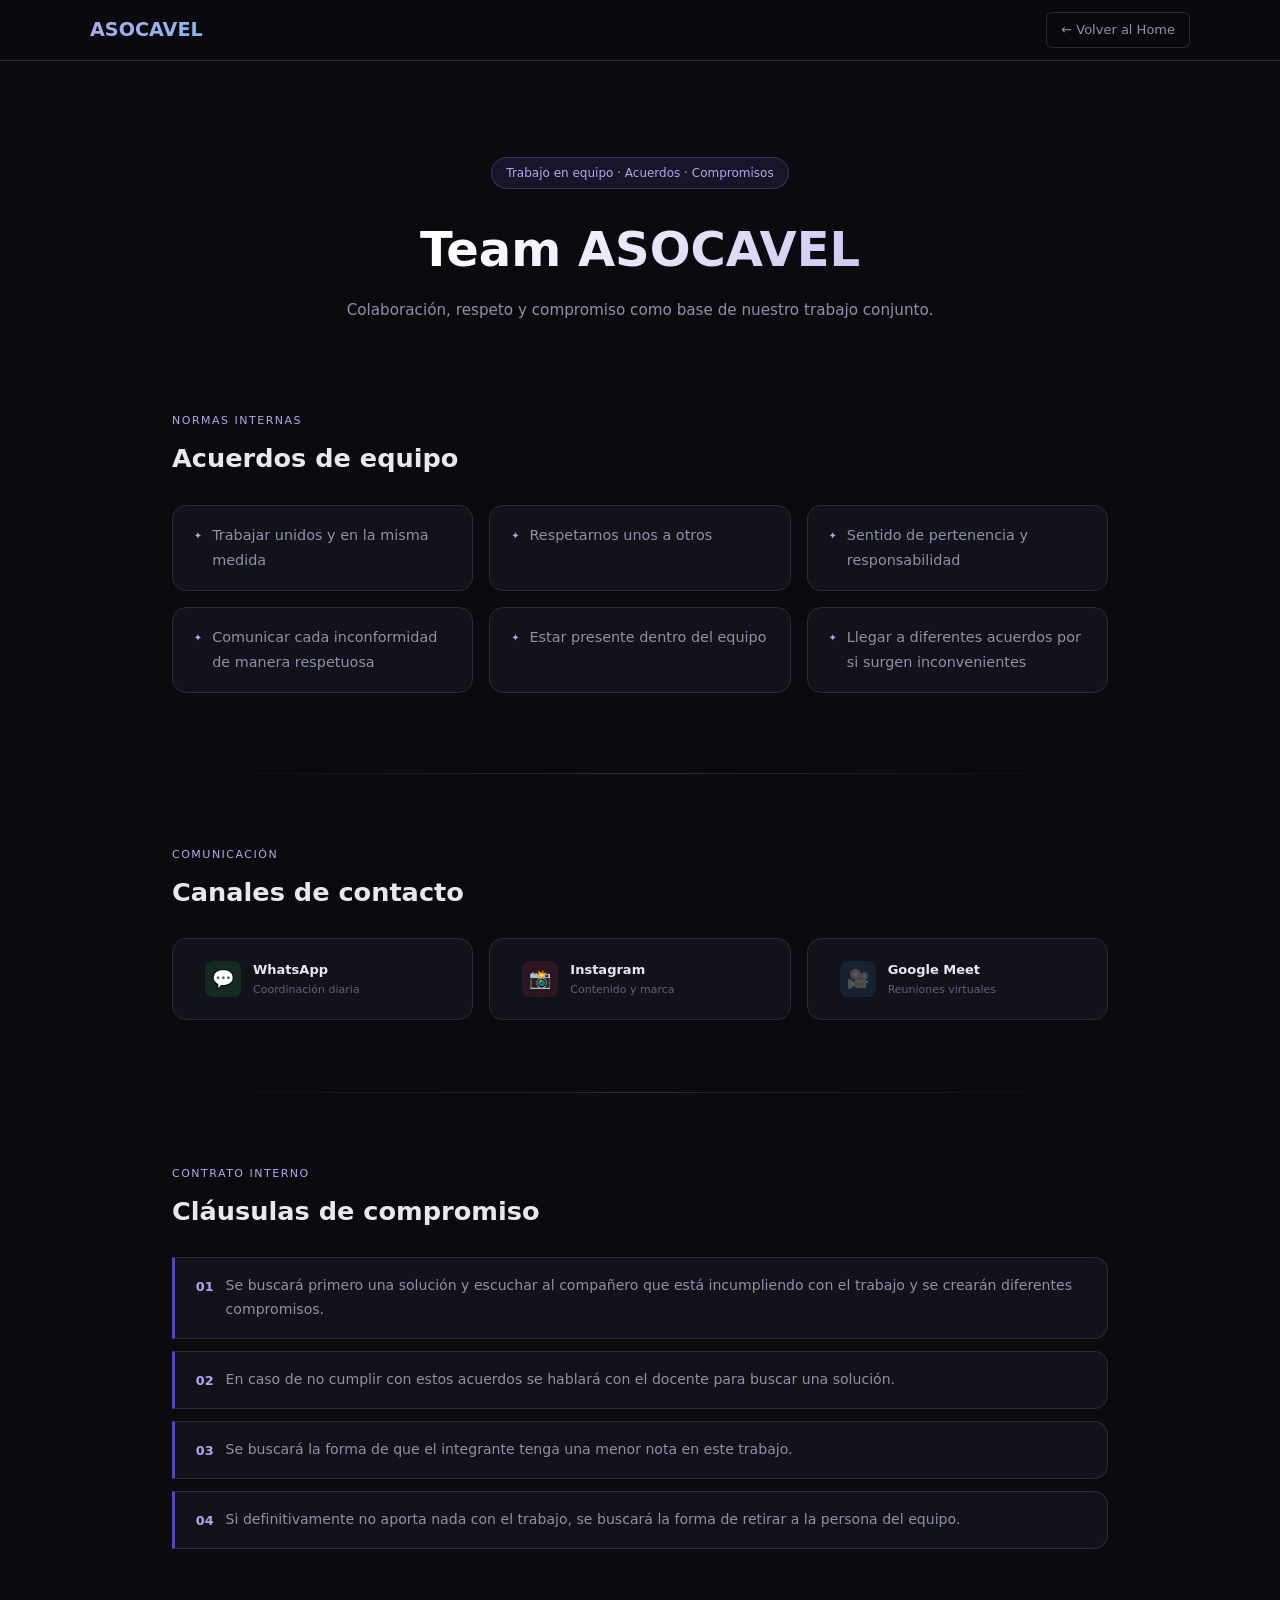
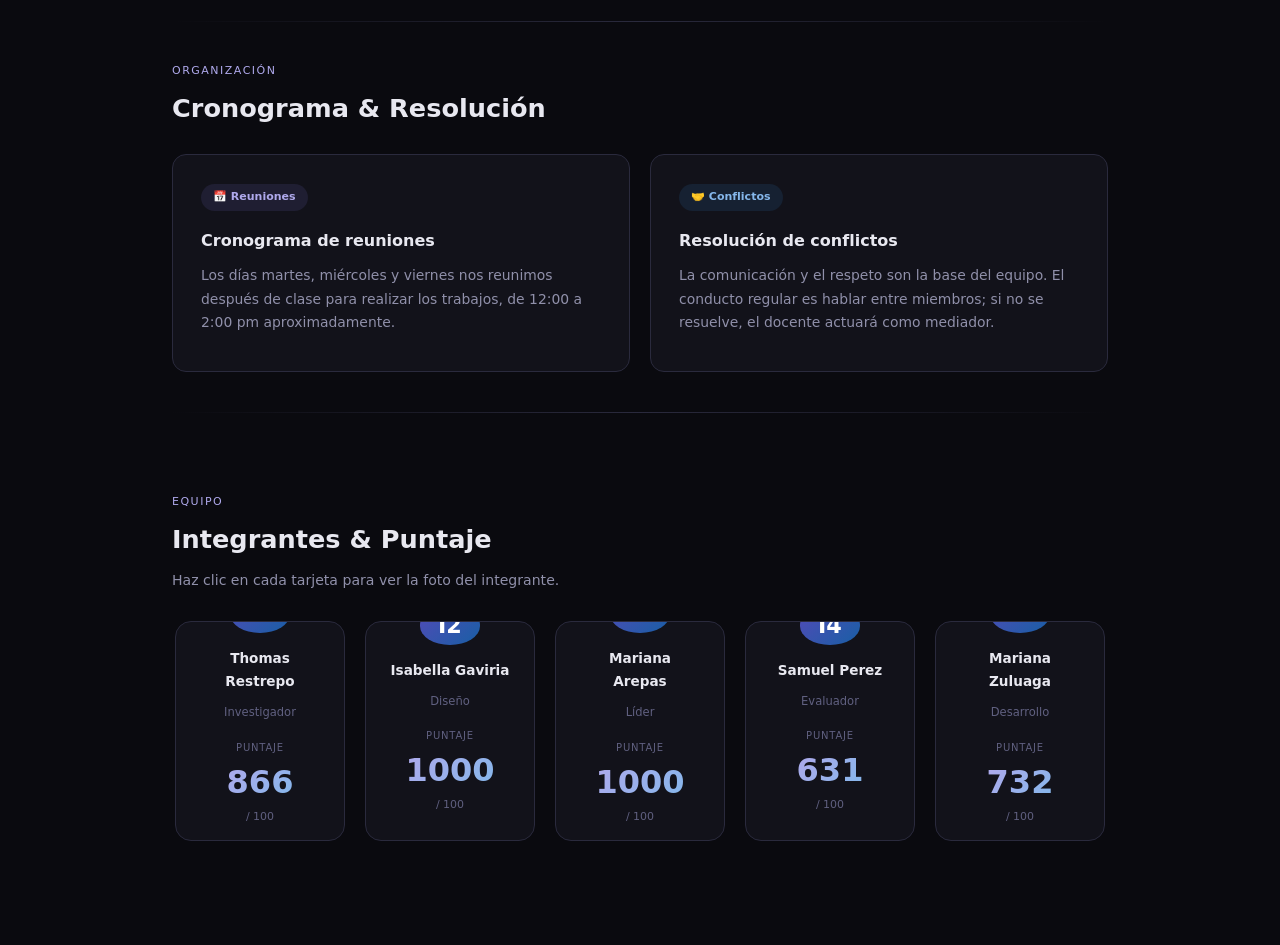
<file: Equipo.html>
<!DOCTYPE html>
<html lang="es">
<head>
  <meta charset="UTF-8">
  <meta name="viewport" content="width=device-width, initial-scale=1.0">
  <title>Team — ASOCAVEL</title>
  <link rel="stylesheet" href="./css/styleEquipo.css">
</head>

<body>

  <header>
    <div class="nav-inner">
      <span class="logo">ASOCAVEL</span>
      <a href="index.html" class="nav-back">← Volver al Home</a>
    </div>
  </header>

  <div class="main">

    <!-- HERO -->
    <div class="hero">
      <div class="hero-badge">Trabajo en equipo · Acuerdos · Compromisos</div>
      <h1>Team ASOCAVEL</h1>
      <p>Colaboración, respeto y compromiso como base de nuestro trabajo conjunto.</p>
    </div>

    <!-- ACUERDOS -->
    <section class="acuerdos-section">
      <div class="section-label">Normas internas</div>
      <h2 class="section-title">Acuerdos de equipo</h2>
      <ul class="acuerdo-list">
        <li class="acuerdo">Trabajar unidos y en la misma medida</li>
        <li class="acuerdo">Respetarnos unos a otros</li>
        <li class="acuerdo">Sentido de pertenencia y responsabilidad</li>
        <li class="acuerdo">Comunicar cada inconformidad de manera respetuosa</li>
        <li class="acuerdo">Estar presente dentro del equipo</li>
        <li class="acuerdo">Llegar a diferentes acuerdos por si surgen inconvenientes</li>
      </ul>
    </section>

    <div class="sep"></div>

    <!-- CANALES -->
    <section class="canales-section">
      <div class="section-label">Comunicación</div>
      <h2 class="section-title">Canales de contacto</h2>
      <div class="canales-grid">

        <!-- Cuando tengas los logos reales, cambia el emoji
             por: <img src="./img/wpp.png" alt="WhatsApp" style="width:24px"> -->
        <div class="canal-card">
          <div class="canal-icon ci-wpp">💬</div>
          <div>
            <div class="canal-label">WhatsApp</div>
            <div class="canal-sub">Coordinación diaria</div>
          </div>
        </div>

        <div class="canal-card">
          <div class="canal-icon ci-ig">📸</div>
          <div>
            <div class="canal-label">Instagram</div>
            <div class="canal-sub">Contenido y marca</div>
          </div>
        </div>

        <div class="canal-card">
          <div class="canal-icon ci-meet">🎥</div>
          <div>
            <div class="canal-label">Google Meet</div>
            <div class="canal-sub">Reuniones virtuales</div>
          </div>
        </div>

      </div>
    </section>

    <div class="sep"></div>

    <!-- CONTRATO -->
    <section class="contrato-section">
      <div class="section-label">Contrato interno</div>
      <h2 class="section-title">Cláusulas de compromiso</h2>
      <ul class="clausulas">
        <li class="clausula">
          <span class="clausula-num">01</span>
          Se buscará primero una solución y escuchar al compañero que está incumpliendo con el trabajo y se crearán diferentes compromisos.
        </li>
        <li class="clausula">
          <span class="clausula-num">02</span>
          En caso de no cumplir con estos acuerdos se hablará con el docente para buscar una solución.
        </li>
        <li class="clausula">
          <span class="clausula-num">03</span>
          Se buscará la forma de que el integrante tenga una menor nota en este trabajo.
        </li>
        <li class="clausula">
          <span class="clausula-num">04</span>
          Si definitivamente no aporta nada con el trabajo, se buscará la forma de retirar a la persona del equipo.
        </li>
      </ul>
    </section>

    <div class="sep"></div>

    <!-- REUNIONES + RESOLUCIÓN -->
    <section>
      <div class="section-label">Organización</div>
      <h2 class="section-title">Cronograma & Resolución</h2>
      <div class="info-grid">
        <div class="info-card">
          <span class="tag tag-purple">📅 Reuniones</span>
          <h3>Cronograma de reuniones</h3>
          <p>Los días martes, miércoles y viernes nos reunimos después de clase para realizar los trabajos, de 12:00 a 2:00 pm aproximadamente.</p>
        </div>
        <div class="info-card">
          <span class="tag tag-blue">🤝 Conflictos</span>
          <h3>Resolución de conflictos</h3>
          <p>La comunicación y el respeto son la base del equipo. El conducto regular es hablar entre miembros; si no se resuelve, el docente actuará como mediador.</p>
        </div>
      </div>
    </section>

    <div class="sep"></div>

    <!-- FLIP CARDS
         El id="flipGrid" es el punto de anclaje
         donde equipo.js inyecta las cards dinámicamente.
         No necesitas escribir nada aquí adentro. -->
    <section class="pointer-section">
      <div class="section-label">Equipo</div>
      <h2 class="section-title">Integrantes & Puntaje</h2>
      <p style="color: var(--text2); font-size: 0.88rem; margin-top: 0.3rem;">
        Haz clic en cada tarjeta para ver la foto del integrante.
      </p>
      <div class="flip-grid" id="flipGrid"></div>
    </section>

  </div>

  <script src="./js/equipo.js"></script>

</body>
</html>
</file>
<file: css/styleEquipo.css>
/* ============================================
   ASOCAVEL — team.css
   Estilos para la página de equipo.
   Misma paleta que styles.css (dark theme).
   ============================================ */

/* ── 1. RESET & VARIABLES ─────────────────── */
* { margin: 0; padding: 0; box-sizing: border-box; }

:root {
  --bg:      #0a0a0f;
  --bg2:     #12121a;
  --bg3:     #1a1a26;
  --purple:  #7f77dd;
  --purple2: #534ab7;
  --purple3: #afa9ec;
  --blue:    #378add;
  --blue2:   #185fa5;
  --blue3:   #85b7eb;
  --border:  #2a2a3d;
  --text:    #e8e8f0;
  --text2:   #9090aa;
  --text3:   #606080;
  --radius-sm: 6px;
  --radius-md: 10px;
  --radius-lg: 14px;
}

body {
  background: var(--bg);
  color: var(--text);
  font-family: 'Segoe UI', system-ui, -apple-system, sans-serif;
  font-size: 15px;
  line-height: 1.7;
}

/* ── 2. HEADER ────────────────────────────── */
header {
  background: rgba(10, 10, 15, 0.95);
  backdrop-filter: blur(12px);
  -webkit-backdrop-filter: blur(12px);
  position: sticky;
  top: 0;
  z-index: 100;
  border-bottom: 1px solid var(--border);
  padding: 0 2rem;
}

.nav-inner {
  max-width: 1100px;
  margin: 0 auto;
  display: flex;
  align-items: center;
  justify-content: space-between;
  height: 60px;
}

.logo {
  font-size: 1.2rem;
  font-weight: 700;
  background: linear-gradient(135deg, var(--purple3), var(--blue3));
  -webkit-background-clip: text;
  -webkit-text-fill-color: transparent;
  background-clip: text;
}

.nav-back {
  color: var(--text2);
  text-decoration: none;
  font-size: 13px;
  padding: 6px 14px;
  border: 1px solid var(--border);
  border-radius: var(--radius-sm);
  transition: all 0.2s;
}

.nav-back:hover {
  color: var(--purple3);
  border-color: var(--purple3);
}

/* ── 3. LAYOUT ────────────────────────────── */
.main {
  max-width: 1000px;
  margin: 0 auto;
  padding: 2rem 2rem 4rem;
}

/* Labels y títulos reutilizables */
.section-label {
  font-size: 11px;
  color: var(--purple3);
  letter-spacing: 1.5px;
  text-transform: uppercase;
  margin-bottom: 0.4rem;
}

.section-title {
  font-size: 1.6rem;
  font-weight: 700;
  margin-bottom: 0.5rem;
}

/* Línea separadora decorativa */
.sep {
  height: 1px;
  background: linear-gradient(90deg, transparent, var(--border), transparent);
  margin: 2.5rem 0;
}

/* ── 4. HERO ──────────────────────────────── */
.hero {
  text-align: center;
  padding: 4rem 1rem 3rem;
}

.hero-badge {
  display: inline-block;
  background: rgba(127, 119, 221, 0.12);
  color: var(--purple3);
  border: 1px solid rgba(127, 119, 221, 0.3);
  font-size: 12px;
  padding: 5px 14px;
  border-radius: 20px;
  margin-bottom: 1.2rem;
}

.hero h1 {
  font-size: clamp(1.8rem, 4vw, 3rem);
  font-weight: 700;
  background: linear-gradient(135deg, #ffffff 30%, var(--purple3));
  -webkit-background-clip: text;
  -webkit-text-fill-color: transparent;
  background-clip: text;
  margin-bottom: 0.5rem;
}

.hero p {
  color: var(--text2);
  font-size: 0.95rem;
}

/* ── 5. ACUERDOS ──────────────────────────── */
.acuerdos-section { padding: 2.5rem 0; }

.acuerdo-list {
  list-style: none;
  display: grid;
  grid-template-columns: repeat(auto-fit, minmax(260px, 1fr));
  gap: 1rem;
  margin-top: 1.5rem;
}

.acuerdo {
  background: var(--bg2);
  border: 1px solid var(--border);
  border-radius: var(--radius-lg);
  padding: 1.1rem 1.3rem;
  display: flex;
  align-items: flex-start;
  gap: 10px;
  font-size: 0.9rem;
  color: var(--text2);
  transition: border-color 0.2s;
}

.acuerdo:hover { border-color: var(--purple2); }

/* Diamante decorativo */
.acuerdo::before {
  content: '✦';
  color: var(--purple3);
  font-size: 10px;
  margin-top: 4px;
  flex-shrink: 0;
}

/* ── 6. CANALES ───────────────────────────── */
.canales-section { padding: 2rem 0; }

.canales-grid {
  display: flex;
  gap: 1rem;
  flex-wrap: wrap;
  margin-top: 1.5rem;
}

.canal-card {
  background: var(--bg2);
  border: 1px solid var(--border);
  border-radius: var(--radius-lg);
  padding: 1.2rem 2rem;
  display: flex;
  align-items: center;
  gap: 12px;
  flex: 1;
  min-width: 150px;
  transition: all 0.2s;
}

.canal-card:hover {
  border-color: var(--purple2);
  transform: translateY(-2px);
}

.canal-icon {
  width: 36px;
  height: 36px;
  border-radius: 8px;
  display: flex;
  align-items: center;
  justify-content: center;
  font-size: 18px;
  flex-shrink: 0;
}

/* Colores de fondo por plataforma */
.ci-wpp  { background: rgba(37, 211, 102, 0.12); }
.ci-ig   { background: rgba(225, 48, 108, 0.12); }
.ci-meet { background: rgba(55, 138, 221, 0.12); }

.canal-label { font-size: 13px; font-weight: 600; color: var(--text); }
.canal-sub   { font-size: 11px; color: var(--text3); }

/* ── 7. CONTRATO ──────────────────────────── */
.contrato-section { padding: 2rem 0; }

.clausulas {
  list-style: none;
  display: flex;
  flex-direction: column;
  gap: 0.75rem;
  margin-top: 1.5rem;
}

.clausula {
  background: var(--bg2);
  border: 1px solid var(--border);
  border-left: 3px solid var(--purple2); /* Acento izquierdo morado */
  border-radius: 0 var(--radius-lg) var(--radius-lg) 0;
  padding: 1rem 1.3rem;
  font-size: 0.88rem;
  color: var(--text2);
  display: flex;
  gap: 12px;
  align-items: flex-start;
}

.clausula-num {
  color: var(--purple3);
  font-weight: 700;
  font-size: 0.8rem;
  flex-shrink: 0;
  margin-top: 2px;
}

/* ── 8. REUNIONES & RESOLUCIÓN ────────────── */
.info-grid {
  display: grid;
  grid-template-columns: 1fr 1fr;
  gap: 1.25rem;
  margin-top: 1.5rem;
}

.info-card {
  background: var(--bg2);
  border: 1px solid var(--border);
  border-radius: var(--radius-lg);
  padding: 1.75rem;
}

.tag {
  display: inline-block;
  font-size: 11px;
  padding: 4px 12px;
  border-radius: 20px;
  margin-bottom: 1rem;
  font-weight: 600;
}

.tag-purple { background: rgba(127, 119, 221, 0.12); color: var(--purple3); }
.tag-blue   { background: rgba(55, 138, 221, 0.12);  color: var(--blue3); }

.info-card h3 {
  font-size: 1rem;
  font-weight: 700;
  margin-bottom: 0.6rem;
}

.info-card p {
  font-size: 0.87rem;
  color: var(--text2);
  margin-bottom: 0.5rem;
}

/* ── 9. FLIP CARDS ────────────────────────────────────────────────
   La técnica de flip 3D tiene 3 capas:

   CAPA 1 — .flip-wrapper (perspectiva)
     Define el punto de vista del "ojo del usuario".
     perspective: 900px → simula que miramos el card
     desde 90cm de distancia. Más bajo = más extremo.

   CAPA 2 — .flip-card (el que rota)
     transform-style: preserve-3d → sus hijos existen
     en el mismo espacio 3D que él.
     Al añadir .flipped → rotateY(180deg) con transición.

   CAPA 3 — .flip-front y .flip-back (las caras)
     position: absolute → se superponen en el mismo lugar.
     backface-visibility: hidden → la cara que mira
     "hacia atrás" se vuelve invisible.
     .flip-back empieza rotada 180° → cuando el padre
     rota 180°, ella vuelve a 0° → queda de frente.
──────────────────────────────────────────────────────────────── */
.pointer-section { padding: 2.5rem 0; }

.flip-grid {
  display: flex;
  gap: 1.25rem;
  flex-wrap: wrap;
  justify-content: center;
  margin-top: 1.75rem;
}

/* CAPA 1: Perspectiva */
.flip-wrapper {
  width: 170px;
  height: 220px;
  perspective: 900px;
  cursor: pointer;
}

/* CAPA 2: El que rota */
.flip-card {
  width: 100%;
  height: 100%;
  position: relative;
  transform-style: preserve-3d;
  transition: transform 0.65s cubic-bezier(0.4, 0.2, 0.2, 1);
}

/* Estado volteado: añadido por JS al hacer clic */
.flip-wrapper.flipped .flip-card {
  transform: rotateY(180deg);
}

/* CAPA 3: Estilos compartidos de ambas caras */
.flip-front,
.flip-back {
  position: absolute;
  width: 100%;
  height: 100%;
  border-radius: 16px;
  backface-visibility: hidden;
  -webkit-backface-visibility: hidden; /* Safari */
  overflow: hidden;
}

/* CARA FRONTAL */
.flip-front {
  background: var(--bg2);
  border: 1px solid var(--border);
  display: flex;
  flex-direction: column;
  align-items: center;
  justify-content: center;
  gap: 10px;
  padding: 1.5rem;
  transition: border-color 0.3s;
}

.flip-wrapper:hover .flip-front {
  border-color: var(--purple2);
}

.member-avatar {
  width: 60px;
  height: 60px;
  border-radius: 50%;
  background: linear-gradient(135deg, var(--purple2), var(--blue2));
  display: flex;
  align-items: center;
  justify-content: center;
  font-size: 1.4rem;
  font-weight: 700;
  color: #fff;
  margin-bottom: 4px;
}

.member-name { font-size: 0.85rem; font-weight: 700; text-align: center; color: var(--text); }
.member-role { font-size: 0.72rem; color: var(--text3); text-align: center; margin-bottom: 6px; }

.score-label { font-size: 10px; color: var(--text3); letter-spacing: 0.8px; text-transform: uppercase; }

.score-value {
  font-size: 2rem;
  font-weight: 700;
  background: linear-gradient(135deg, var(--purple3), var(--blue3));
  -webkit-background-clip: text;
  -webkit-text-fill-color: transparent;
  background-clip: text;
  line-height: 1;
}

.score-max { font-size: 11px; color: var(--text3); }

/* Barra de progreso del puntaje */
.score-bar-wrap {
  width: 100%;
  height: 4px;
  background: var(--bg3);
  border-radius: 4px;
  overflow: hidden;
}

.score-bar {
  height: 100%;
  border-radius: 4px;
  background: linear-gradient(90deg, var(--purple2), var(--blue));
  /* La transición anima desde width: 0% hasta el valor real */
  transition: width 1s ease;
}

.flip-hint { font-size: 9px; color: var(--text3); margin-top: 6px; letter-spacing: 0.5px; }

/* CARA TRASERA
   transform: rotateY(180deg) → empieza "de espaldas"
   Cuando el padre rota 180°, ella queda de frente */
.flip-back {
  background: var(--bg3);
  border: 1px solid rgba(127, 119, 221, 0.25);
  transform: rotateY(180deg);
  display: flex;
  flex-direction: column;
  align-items: center;
  justify-content: flex-end;
}

/* Imagen de perfil que llena toda la card */
.back-img {
  width: 100%;
  height: 100%;
  object-fit: cover;
  position: absolute;
  top: 0;
  left: 0;
  border-radius: 16px;
}

/* Overlay oscuro en la parte inferior sobre la foto */
.back-overlay {
  position: relative;
  z-index: 1;
  width: 100%;
  padding: 0.9rem;
  background: linear-gradient(transparent, rgba(10, 10, 15, 0.92));
  text-align: center;
  border-radius: 0 0 16px 16px;
}

.back-name { font-size: 0.85rem; font-weight: 700; color: #fff; }

.back-tag {
  display: inline-block;
  font-size: 10px;
  padding: 3px 10px;
  border-radius: 20px;
  margin-top: 4px;
  background: rgba(127, 119, 221, 0.25);
  color: var(--purple3);
}

/* Placeholder cuando aún no hay foto */
.no-img {
  width: 100%;
  height: 70%;
  display: flex;
  align-items: center;
  justify-content: center;
  font-size: 3rem;
  opacity: 0.2;
}

/* ── 10. RESPONSIVE ───────────────────────── */
@media (max-width: 640px) {
  .info-grid { grid-template-columns: 1fr; }
  .flip-wrapper { width: 145px; height: 190px; }
  .canales-grid { flex-direction: column; }
}
</file>
